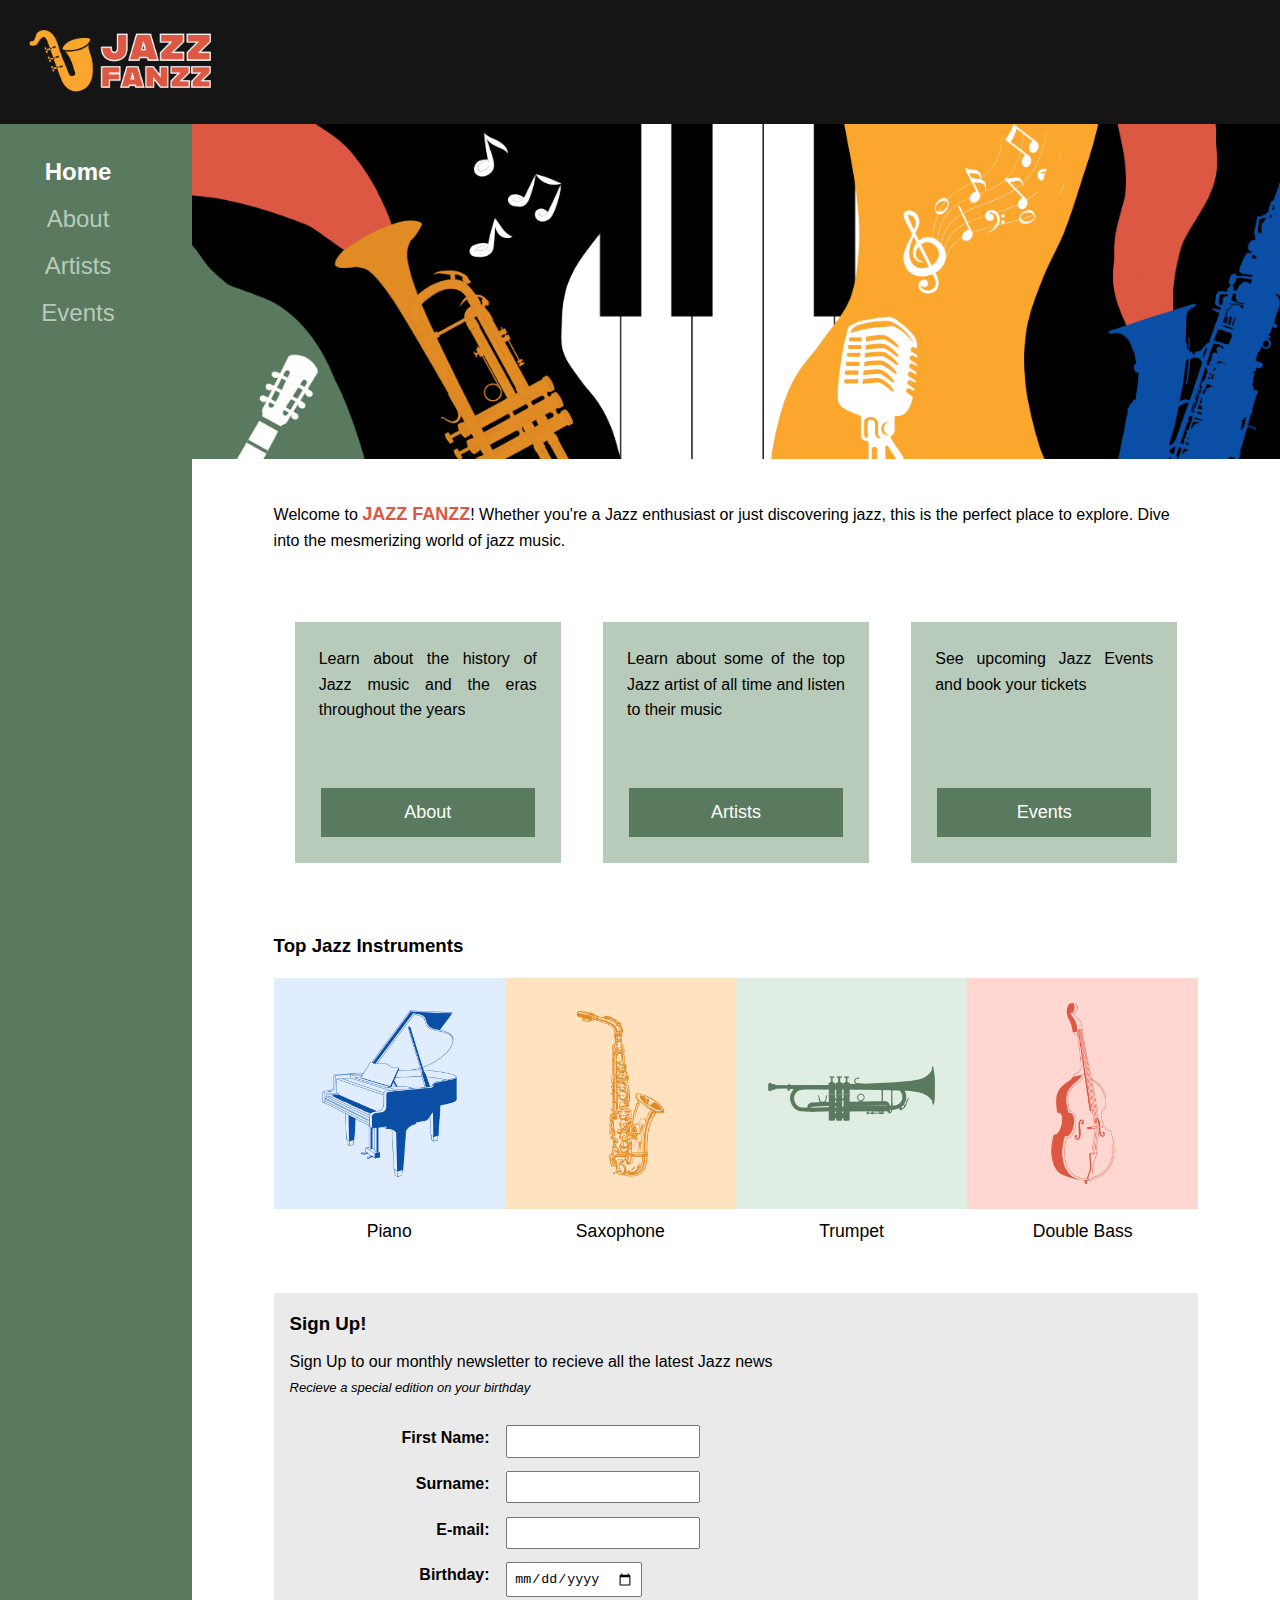
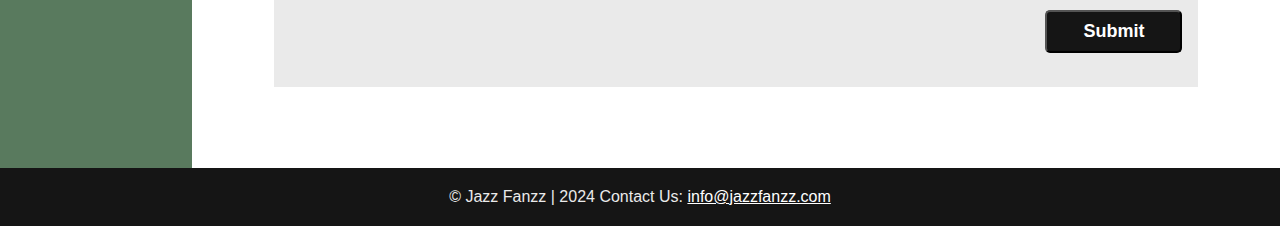
<file: index.html>
<!DOCTYPE html>
<html lang="en">
<head>	
  <title>Jazz Fanzz</title>
  <meta charset="utf-8">
  <meta name="viewport" content="width=device-width, initial-scale=1.0">
  <meta name="description" content="Jazz Fanzz, a place to learn about the histoy of Jazz, top Jazz artists and find Jazz events near you.">
  <link rel="stylesheet" href="styles.css">
  <link rel="icon" href="images/favicon.ico">
</head>
<body>
  <div id="wrapper">
    <!--Header-->
    <header>
      <img src="images/logo.png" alt="Jazz Fanzz Logo">
    </header>

    <!--Navigation-->
    <nav>
      <ul>
        <li id="active-page"><a href="index.html">Home</a></li>
        <li><a href="about.html">About</a></li>
        <li><a href="artists.html">Artists</a></li>
        <li><a href="events.html">Events</a></li>
      </ul>
    </nav>

    <main>
      <!--Banner Image which spans accross whole page-->
      <img id="home-banner" src="images/banner.png" alt="Jazz Fanzz Banner Image">
      <!--Main Content of page-->
      <div class="main-content">
        <!--Welcome Message-->
        <p>Welcome to <span id="jazzfanzz">Jazz Fanzz</span>! Whether you're a Jazz enthusiast or just discovering jazz, this is the perfect place to explore. Dive into the mesmerizing world of jazz music.</p>


        <!--Links to each of the content pages-->
        <div class="content-links">
          <div>
            <p>Learn about the history of Jazz music and the eras throughout the years</p> 
            <a href="about.html">About</a>
          </div>
          <div>
            <p>Learn about some of the top Jazz artist of all time and listen to their music</p> 
            <a href="artists.html">Artists</a>
          </div>
          <div>
            <p>See upcoming Jazz Events and book your tickets</p> 
            <a href="events.html">Events</a>
          </div>
        </div>

        <!--Top Jazz Instruments displayed in a CSS Image Gallery
        which when hovered over each will show some descriptive text -->
        <h3 class="sub-title">Top Jazz Instruments</h3>
        <div class="instrument">
          <div class="gallery">
              <img src="images/piano.png" alt="Piano" width="400" height="400">
              <div class="piano-overlay">
                <div class="text">Piano has always played a huge part in jazz music. It's versatility has made it a hot favorite of many musicians across the globe, and has directly influenced the course of jazz history.</div>
              </div>
            <div class="instrumentdesc">Piano</div>
          </div>
        </div>
        <div class="instrument">
          <div class="gallery">
              <img src="images/saxophone.png" alt="Saxophone" width="400" height="400">
              <div class="saxophone-overlay">
                <div class="text">The saxophone comes in 6 different sizes, each emitting a slightly different sound. Typically, you’re most likely to encounter a tenor, alto, baritone, or a soprano saxophone in most jazz bands.</div>
              </div>
            <div class="instrumentdesc">Saxophone</div>
          </div>
        </div>
        <div class="instrument">
          <div class="gallery">
              <img src="images/trumpet.png" alt="Trumpet" width="400" height="400">
              <div class="trumpet-overlay">
                <div class="text">Like the saxophone, the trumpet is a long instrument made of brass, In most jazz bands, the trumpet is there to add that signature, high-pitched sound.</div>
              </div>
            <div class="instrumentdesc">Trumpet</div>
          </div>
        </div>
        <div class="instrument">
          <div class="gallery">
              <img src="images/doublebass.png" alt="Double Bass" width="400" height="400">
              <div class="doublebass-overlay">
                <div class="text">The double bass is by far the lowest pitched instrument in the history of jazz orchestras. Typically, it is used in most modern jazz ensembles to lend the song a certain added weight that none of the other instruments can quite muster.</div>
              </div>
            <div class="instrumentdesc">Double Bass</div>
          </div>
        </div>

        <!--Form for signing up to newsletter-->
        <form>
          <h3 class="sub-title">Sign Up!</h3>
          <p>
            Sign Up to our monthly newsletter to recieve all the latest Jazz news
            <br>
            <span>Recieve a special edition on your birthday</span>
          </p>
          <br>
          <label for="firstName">First Name:</label>
          <input type="text" name="firstName" id="firstName" tabindex="1">
          <label for="surname">Surname:</label>
          <input type="text" name="surname" id="surname" tabindex="2">
          <label for="myEmail">E-mail:</label>
          <input type="email" name="myEmail" id="myEmail" tabindex="3">
          <label for="myDate">Birthday:</label>
          <input type="date" name="myDate" id="myDate" tabindex="4">
          <input type="submit" value="Submit">
        </form>
      </div>
    </main>

    <!--Footer-->
    <footer>
      &copy; Jazz Fanzz | 2024 Contact Us: <a href="mailto:info@jazzfanzz.com">info@jazzfanzz.com</a>
    </footer>
  </div>
</body>
</html>
</file>
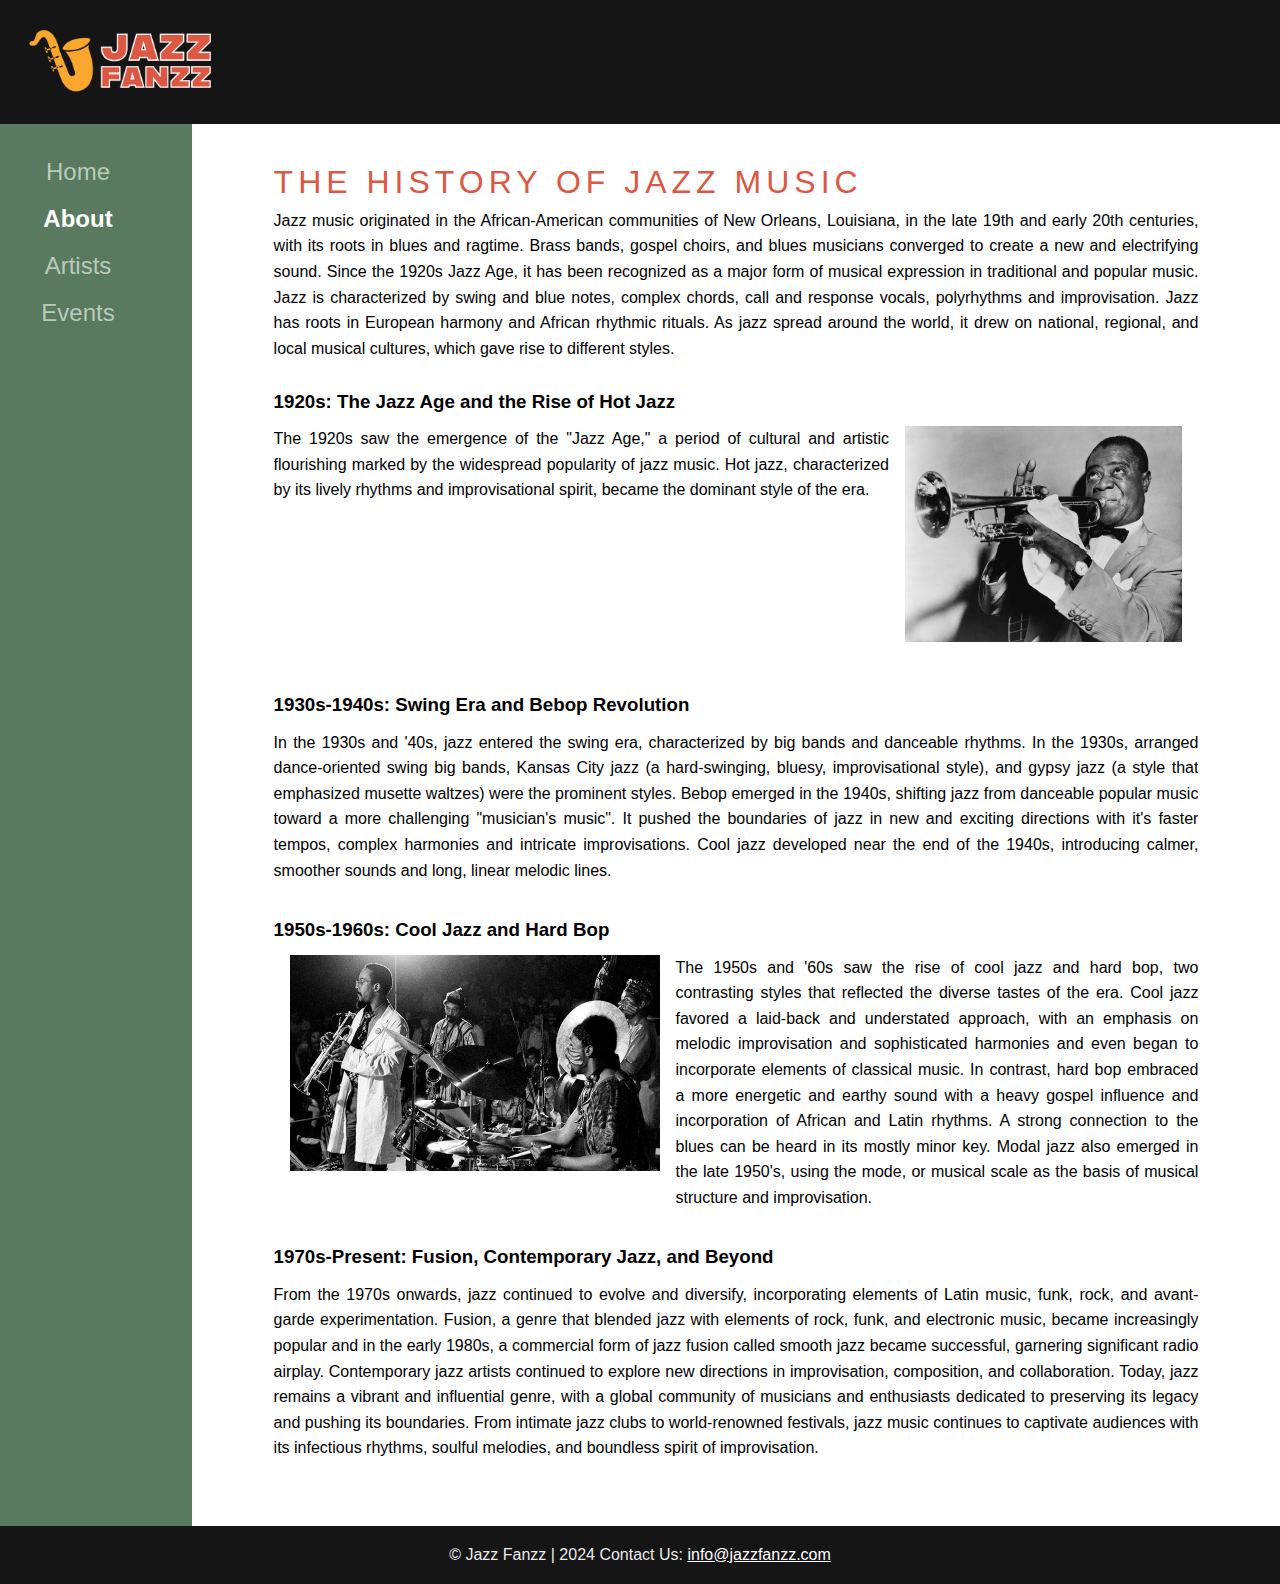
<file: about.html>
<!DOCTYPE html>
<html lang="en">
<head>	
  <title>Jazz Fanzz - About</title>
  <meta charset="utf-8">
  <meta name="viewport" content="width=device-width, initial-scale=1.0">
  <meta name="description" content="Jazz Fanzz, a place to learn about the histoy of Jazz, top Jazz artists and find Jazz events near you.">
  <link rel="stylesheet" href="styles.css">
  <link rel="icon" href="images/favicon.ico">
</head>
<body>
  <div id="wrapper">
    <!--Header-->
    <header>
      <img src="images/logo.png" alt="Jazz Fanzz Logo">
    </header>

    <!--Navigation-->
    <nav>
      <ul>
        <li><a href="index.html">Home</a></li>
        <li id="active-page"><a href="about.html">About</a></li>
        <li><a href="artists.html">Artists</a></li>
        <li><a href="events.html">Events</a></li>
      </ul>
    </nav>

    <!--Main Content of page-->
    <main class="main-content">
      <!--Title-->
      <h1 class="page-title">The History of Jazz Music</h1>
      <!--Intro message-->
      <p id="about-intro">
        Jazz music originated in the African-American communities of New Orleans, Louisiana, in the late 19th and 
        early 20th centuries, with its roots in blues and ragtime. Brass bands, gospel choirs, and blues musicians 
        converged to create a new and electrifying sound. Since the 1920s Jazz Age, it has been recognized as a 
        major form of musical expression in traditional and popular music. Jazz is characterized by swing and blue 
        notes, complex chords, call and response vocals, polyrhythms and improvisation. Jazz has roots in European 
        harmony and African rhythmic rituals. As jazz spread around the world, it drew on national, regional, and 
        local musical cultures, which gave rise to different styles.
      </p>

      <br>


      <!--Description list item for each era-->
      <dl>
        <dt>1920s: The Jazz Age and the Rise of Hot Jazz</dt>
        <dd>
          <img id="img1920" src="images/1920s.jpg" alt="Popular 1920s Jass artist, Louis Armstrong"> 
          <p>
            The 1920s saw the emergence of the "Jazz Age," a period of cultural and artistic flourishing marked by 
            the widespread popularity of jazz music. Hot jazz, characterized by its lively rhythms and improvisational 
            spirit, became the dominant style of the era.
          </p>
        </dd>

        <dt>1930s-1940s: Swing Era and Bebop Revolution</dt>
        <dd>
          In the 1930s and '40s, jazz entered the swing era, characterized by big bands and danceable rhythms. In the 
          1930s, arranged dance-oriented swing big bands, Kansas City jazz (a hard-swinging, bluesy, improvisational 
          style), and gypsy jazz (a style that emphasized musette waltzes) were the prominent styles. Bebop emerged 
          in the 1940s, shifting jazz from danceable popular music toward a more challenging "musician's music". It 
          pushed the boundaries of jazz in new and exciting directions with it's faster tempos, complex harmonies 
          and intricate improvisations. Cool jazz developed near the end of the 1940s, introducing calmer, smoother 
          sounds and long, linear melodic lines.
        </dd>

        <dt>1950s-1960s: Cool Jazz and Hard Bop</dt>
        <dd>
          <img id="img1950" src="images/1950sand60sjazz.jpg" alt="1950s and 1960s Jazz Scene">  
          <p>
            The 1950s and '60s saw the rise of cool jazz and hard bop, two contrasting styles that reflected the 
            diverse tastes of the era. Cool jazz favored a laid-back and understated approach, with an emphasis 
            on melodic improvisation and sophisticated harmonies and even began to incorporate elements of 
            classical music. In contrast, hard bop embraced a more energetic and earthy sound with a heavy gospel 
            influence and incorporation of African and Latin rhythms. A strong connection to the blues can be heard 
            in its mostly minor key. Modal jazz also emerged in the late 1950's, using the mode, or musical scale 
            as the basis of musical structure and improvisation.     
          </p>
        </dd>

        <dt>1970s-Present: Fusion, Contemporary Jazz, and Beyond</dt>
        <dd>
          From the 1970s onwards, jazz continued to evolve and diversify, incorporating elements of Latin music, 
          funk, rock, and avant-garde experimentation. Fusion, a genre that blended jazz with elements of rock, 
          funk, and electronic music, became increasingly popular and in the early 1980s, a commercial form of 
          jazz fusion called smooth jazz became successful, garnering significant radio airplay. Contemporary jazz 
          artists continued to explore new directions in improvisation, composition, and collaboration. Today, 
          jazz remains a vibrant and influential genre, with a global community of musicians and enthusiasts 
          dedicated to preserving its legacy and pushing its boundaries. From intimate jazz clubs to world-renowned 
          festivals, jazz music continues to captivate audiences with its infectious rhythms, soulful melodies, 
          and boundless spirit of improvisation.
        </dd>
      </dl>


    </main>

    <!--Footer-->
    <footer>
      &copy; Jazz Fanzz | 2024 Contact Us: <a href="mailto:info@jazzfanzz.com">info@jazzfanzz.com</a>
    </footer>
  </div>
</body>
</html>
</file>
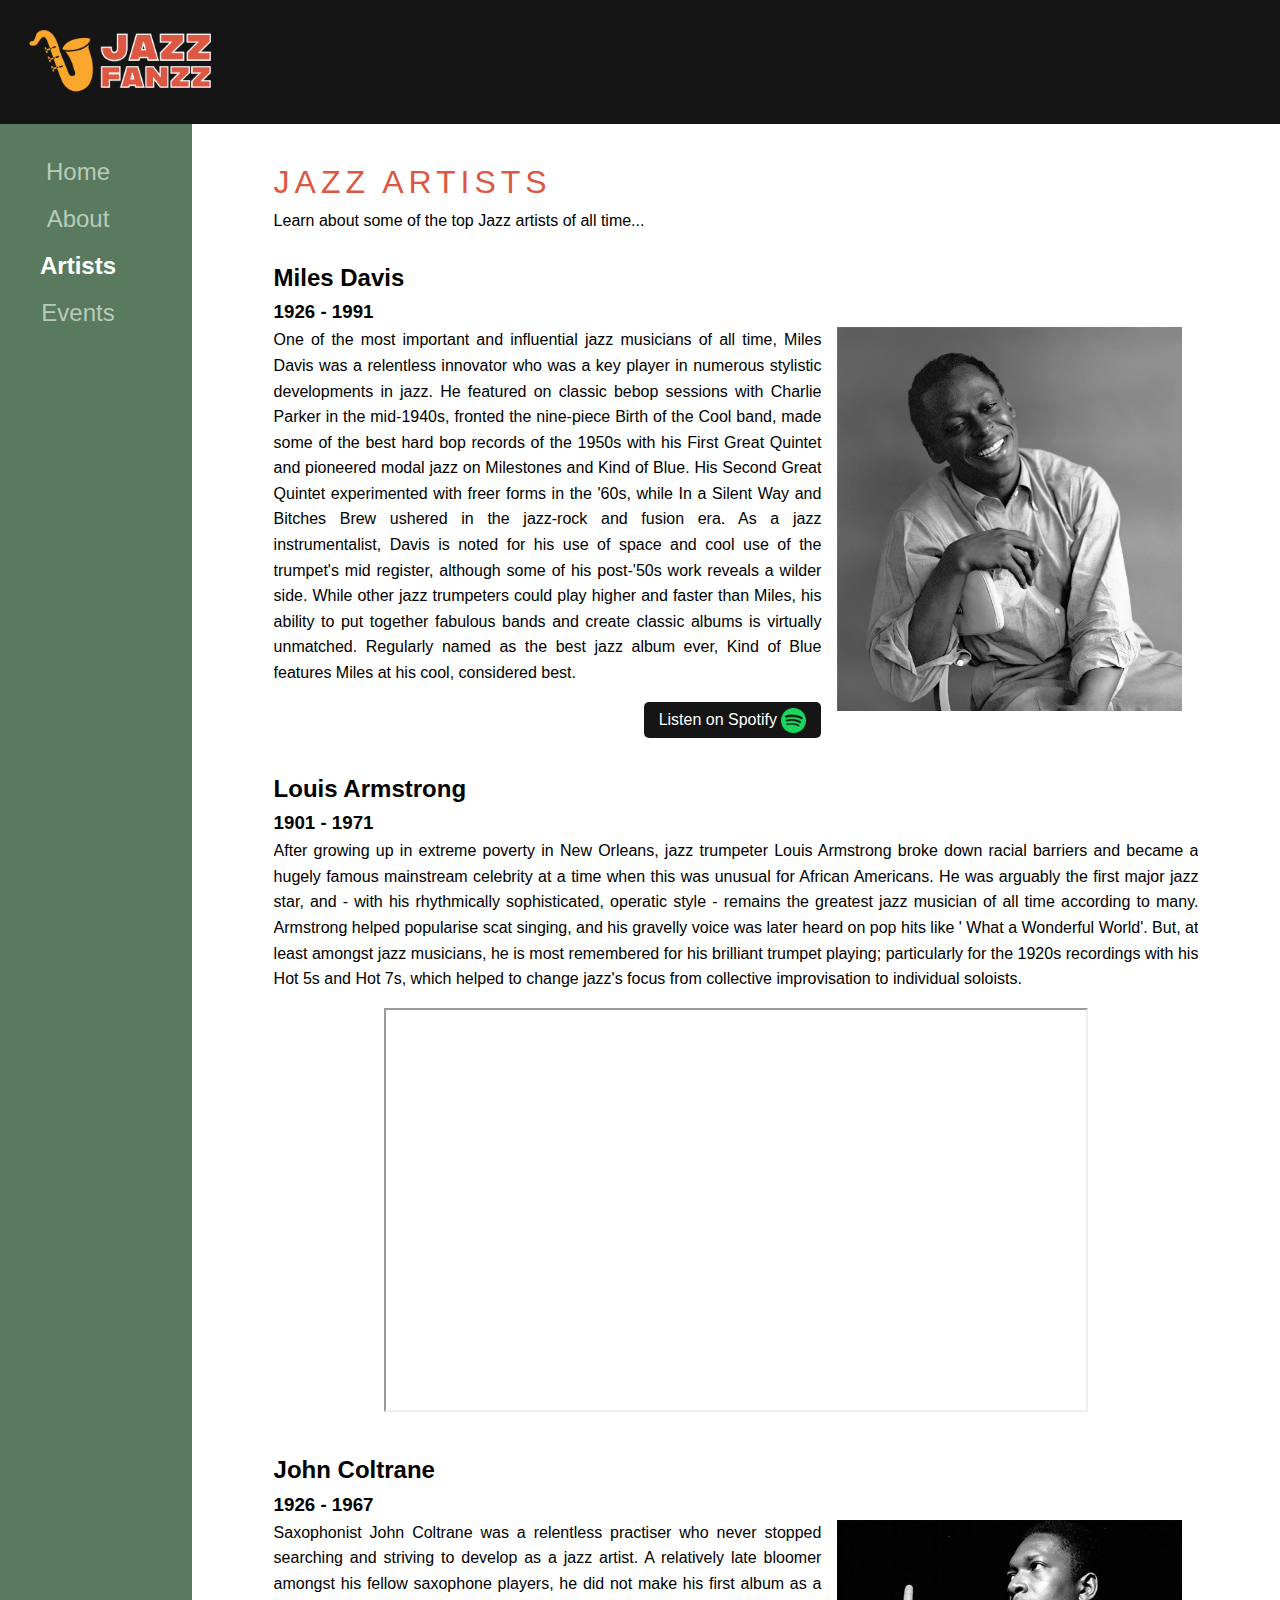
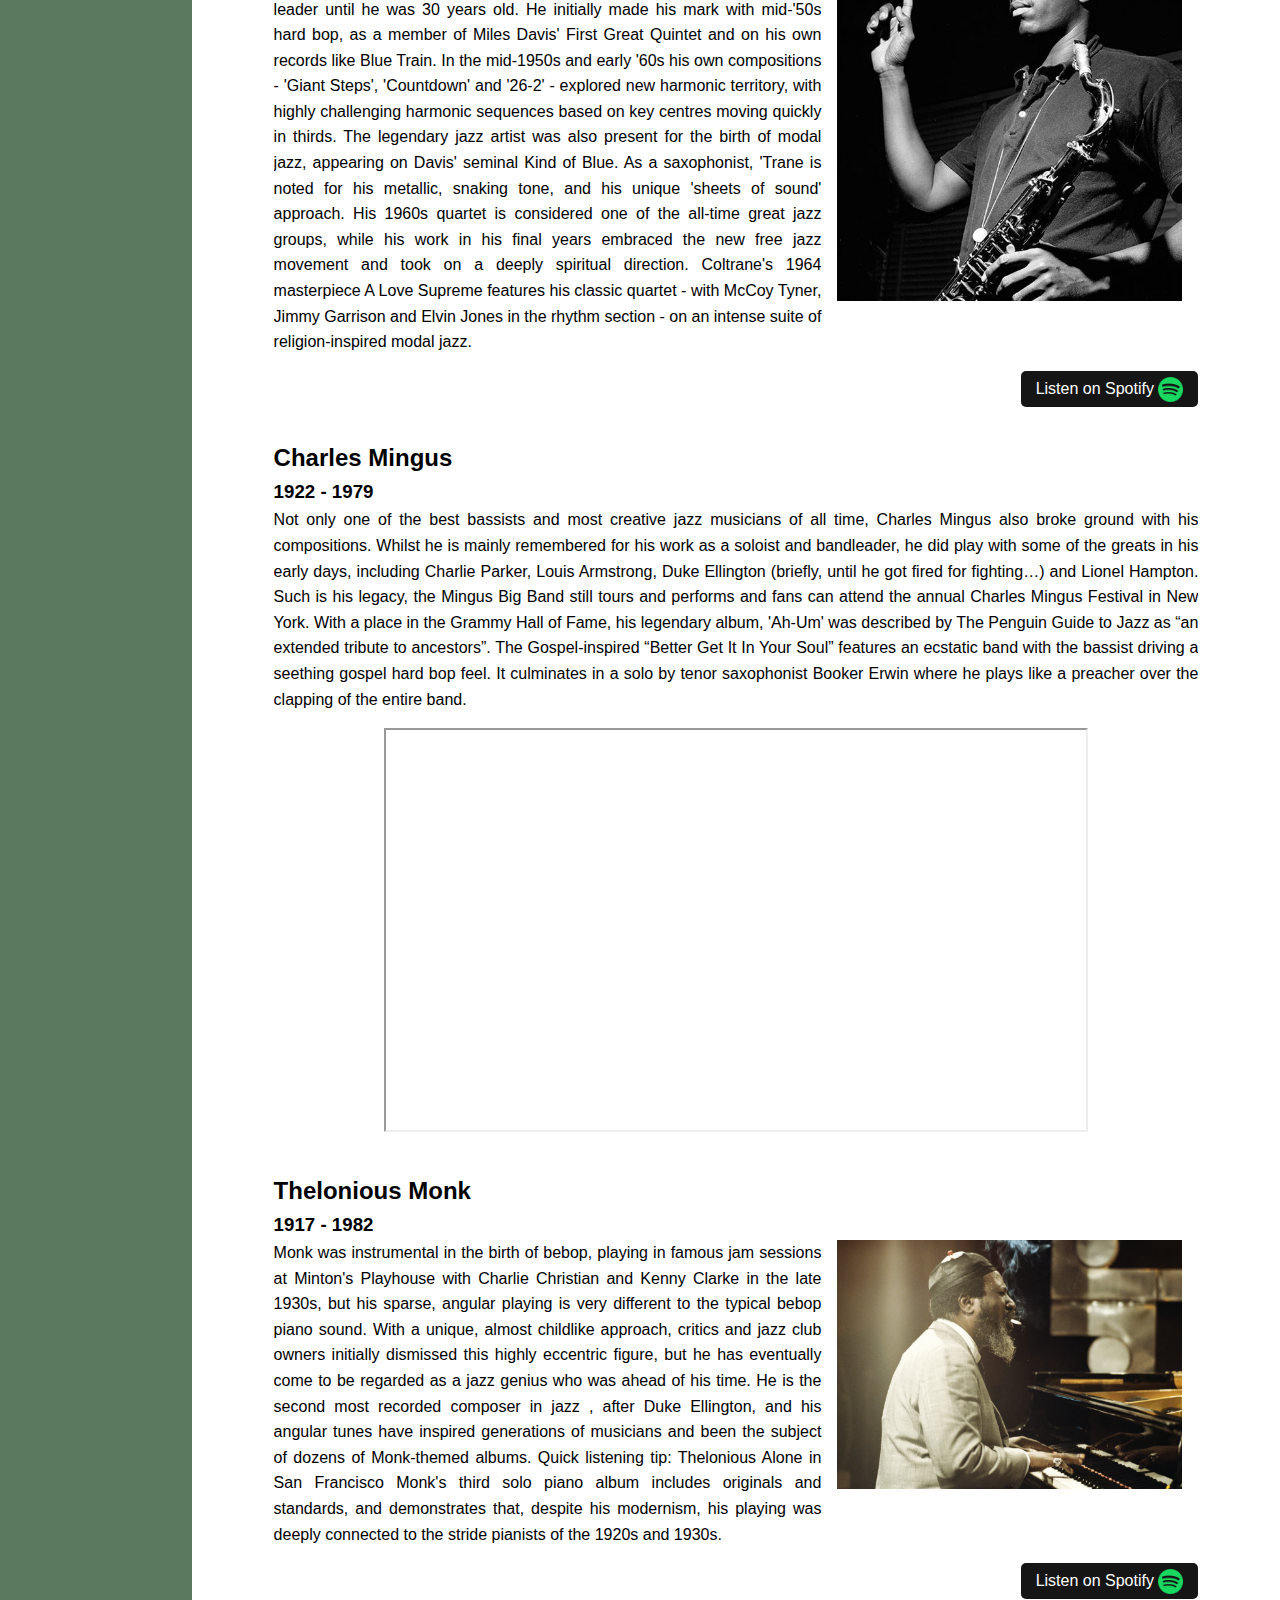
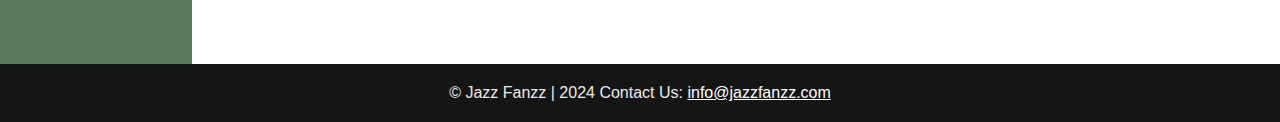
<file: artists.html>
<!DOCTYPE html>
<html lang="en">
<head>	
  <title>Jazz Fanzz - Artists</title>
  <meta charset="utf-8">
  <meta name="viewport" content="width=device-width, initial-scale=1.0">
  <meta name="description" content="Jazz Fanzz, a place to learn about the histoy of Jazz, top Jazz artists and find Jazz events near you.">
  <link rel="stylesheet" href="styles.css">
  <link rel="icon" href="images/favicon.ico">
</head>
<body>
  <div id="wrapper">
    <!--Header-->
    <header>
      <img src="images/logo.png" alt="Jazz Fanzz Logo">
    </header>

    <!--Navigation-->
    <nav>
      <ul>
        <li><a href="index.html">Home</a></li>
        <li><a href="about.html">About</a></li>
        <li id="active-page"><a href="artists.html">Artists</a></li>
        <li><a href="events.html">Events</a></li>
      </ul>
    </nav>

    <main>
      <!--Main Content of page-->
      <div class="main-content">
        <!--Title-->
        <h1 class="page-title">Jazz Artists</h1>
        <!--Intro Message-->
        <p>Learn about some of the top Jazz artists of all time...</p>
        <br>


        <!--Artists-->
        <h2>Miles Davis</h2>
        <h3>1926 - 1991</h3>
        <div class="artist-info">
          <img class="artist-img" src="images/miles.jpg" alt="Miles Davis"> 
          <p>
            One of the most important and influential jazz musicians of all time, Miles Davis was a relentless innovator 
            who was a key player in numerous stylistic developments in jazz. He featured on classic bebop sessions with 
            Charlie Parker in the mid-1940s, fronted the nine-piece Birth of the Cool band, made some of the best hard 
            bop records of the 1950s with his First Great Quintet and pioneered modal jazz on Milestones and Kind of Blue.
            His Second Great Quintet experimented with freer forms in the '60s, while In a Silent Way and Bitches Brew 
            ushered in the jazz-rock and fusion era. As a jazz instrumentalist, Davis is noted for his use of space and 
            cool use of the trumpet's mid register, although some of his post-'50s work reveals a wilder side. While other 
            jazz trumpeters could play higher and faster than Miles, his ability to put together fabulous bands and 
            create classic albums is virtually unmatched. Regularly named as the best jazz album ever, Kind of Blue 
            features Miles at his cool, considered best.
          </p>
          <!--External link to Spotify-->
          <a href="https://open.spotify.com/artist/0kbYTNQb4Pb1rPbbaF0pT4" target="_blank">
            Listen on Spotify <img alt="Spotify icon" src="images/spotify.png">
          </a>
        </div>

        <h2>Louis Armstrong</h2>
        <h3>1901 - 1971</h3>
        <div class="artist-info">
          <p>
            After growing up in extreme poverty in New Orleans, jazz trumpeter Louis Armstrong broke down racial 
            barriers and became a hugely famous mainstream celebrity at a time when this was unusual for African 
            Americans. He was arguably the first major jazz star, and - with his rhythmically sophisticated, 
            operatic style - remains the greatest jazz musician of all time according to many. Armstrong helped 
            popularise scat singing, and his gravelly voice was later heard on pop hits like ' What a Wonderful 
            World'. But, at least amongst jazz musicians, he is most remembered for his brilliant trumpet playing; 
            particularly for the 1920s recordings with his Hot 5s and Hot 7s, which helped to change jazz's focus 
            from collective improvisation to individual soloists.
          </p>
          <!--Youtube Video-->
          <div class="artist-video">
            <iframe  
              src="https://www.youtube.com/embed/VqhCQZaH4Vs?si=ZkIuMHCAeZKUqMQ5">
            </iframe>
          </div>
        </div>
        
        <h2>John Coltrane</h2>
        <h3>1926 - 1967</h3>
        <div class="artist-info">
          <img class="artist-img" src="images/john.jpg" alt="John Coltrane">
          <p>
            Saxophonist John Coltrane was a relentless practiser who never stopped searching and striving to 
            develop as a jazz artist. A relatively late bloomer amongst his fellow saxophone players, he did 
            not make his first album as a leader until he was 30 years old. He initially made his mark with 
            mid-'50s hard bop, as a member of Miles Davis' First Great Quintet and on his own records like 
            Blue Train. In the mid-1950s and early '60s his own compositions - 'Giant Steps', 'Countdown' 
            and '26-2' - explored new harmonic territory, with highly challenging harmonic sequences based 
            on key centres moving quickly in thirds. The legendary jazz artist was also present for the 
            birth of modal jazz, appearing on Davis' seminal Kind of Blue. As a saxophonist, 'Trane is noted 
            for his metallic, snaking tone, and his unique 'sheets of sound' approach. His 1960s quartet is 
            considered one of the all-time great jazz groups, while his work in his final years embraced 
            the new free jazz movement and took on a deeply spiritual direction. Coltrane's 1964 masterpiece 
            A Love Supreme features his classic quartet - with McCoy Tyner, Jimmy Garrison and Elvin Jones 
            in the rhythm section - on an intense suite of religion-inspired modal jazz.
          </p>
          <!--External link to Spotify-->
          <a href="https://open.spotify.com/artist/2hGh5VOeeqimQFxqXvfCUf" target="_blank">
            Listen on Spotify <img alt="Spotify icon" src="images/spotify.png">
          </a>
        </div>
        
        <h2>Charles Mingus</h2>
        <h3>1922 - 1979</h3>
        <div class="artist-info">
          <p>
            Not only one of the best bassists and most creative jazz musicians of all time, Charles Mingus 
            also broke ground with his compositions. Whilst he is mainly remembered for his work as a soloist 
            and bandleader, he did play with some of the greats in his early days, including Charlie Parker, 
            Louis Armstrong, Duke Ellington (briefly, until he got fired for fighting…) and Lionel Hampton.
            Such is his legacy, the Mingus Big Band still tours and performs and fans can attend the annual 
            Charles Mingus Festival in New York. With a place in the Grammy Hall of Fame, his legendary album, 
            'Ah-Um' was described by The Penguin Guide to Jazz as “an extended tribute to ancestors”. The 
            Gospel-inspired “Better Get It In Your Soul” features an ecstatic band with the bassist driving 
            a seething gospel hard bop feel. It culminates in a solo by tenor saxophonist Booker Erwin where 
            he plays like a preacher over the clapping of the entire band.
          </p>
          <!--Youtube Video-->
          <div class="artist-video">
            <iframe
              src="https://www.youtube.com/embed/__OSyznVDOY?si=qKD7hsDxSAVH4xYe" >
            </iframe>
          </div>
        </div>
        
        <h2>Thelonious Monk</h2>
        <h3>1917 - 1982</h3>
        <div class="artist-info">
          <img class="artist-img" src="images/thelonious.jpg" alt="Thelonious Monk">
          <p>
            Monk was instrumental in the birth of bebop, playing in famous jam sessions at Minton's Playhouse 
            with Charlie Christian and Kenny Clarke in the late 1930s, but his sparse, angular playing is 
            very different to the typical bebop piano sound. With a unique, almost childlike approach, critics 
            and jazz club owners initially dismissed this highly eccentric figure, but he has eventually come 
            to be regarded as a jazz genius who was ahead of his time. He is the second most recorded composer 
            in jazz , after Duke Ellington, and his angular tunes have inspired generations of musicians and 
            been the subject of dozens of Monk-themed albums. Quick listening tip: Thelonious Alone in San 
            Francisco Monk's third solo piano album includes originals and standards, and demonstrates that, 
            despite his modernism, his playing was deeply connected to the stride pianists of the 1920s and 1930s.
          </p>
          <!--External link to Spotify-->
          <a href="https://open.spotify.com/artist/4PDpGtF16XpqvXxsrFwQnN" target="_blank">
            Listen on Spotify <img alt="Spotify icon" src="images/spotify.png">
          </a>
        </div>


      </div>
    </main>

    <!--Footer-->
    <footer>
      &copy; Jazz Fanzz | 2024 Contact Us: <a href="mailto:info@jazzfanzz.com">info@jazzfanzz.com</a>
    </footer>
  </div>
</body>
</html>
</file>
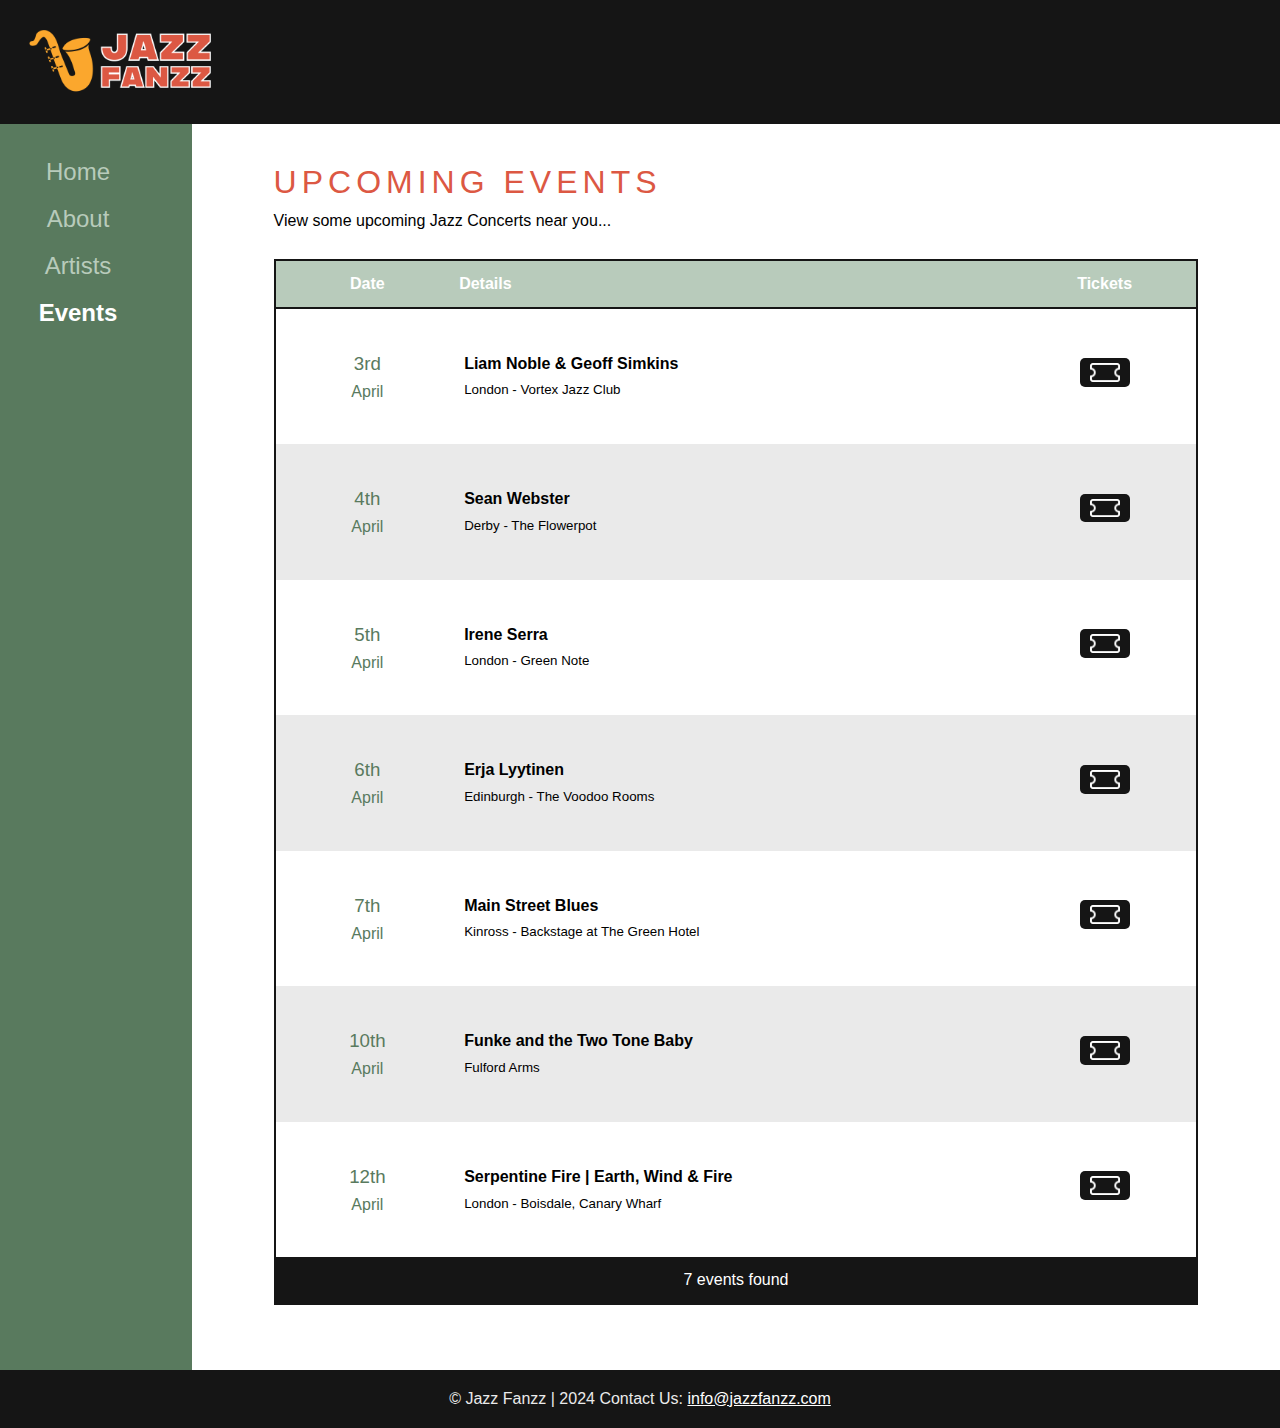
<file: events.html>
<!DOCTYPE html>
<html lang="en">
<head>	
  <title>Jazz Fanzz - Events</title>
  <meta charset="utf-8">
  <meta name="viewport" content="width=device-width, initial-scale=1.0">
  <meta name="description" content="Jazz Fanzz, a place to learn about the histoy of Jazz, top Jazz artists and find Jazz events near you.">
  <link rel="stylesheet" href="styles.css">
  <link rel="icon" href="images/favicon.ico">
</head>
<body>
  <div id="wrapper">
    <!--Header-->
    <header>
      <img src="images/logo.png" alt="Jazz Fanzz Logo">
    </header>

    <!--Navigation-->
    <nav>
      <ul>
        <li><a href="index.html">Home</a></li>
        <li><a href="about.html">About</a></li>
        <li><a href="artists.html">Artists</a></li>
        <li id="active-page"><a href="events.html">Events</a></li>
      </ul>
    </nav>

    <main>
      <!--Main Content of page-->
      <div class="main-content">
        <!--Title-->
        <h1 class="page-title">Upcoming Events</h1>
        <!--Intro Message-->
        <p>View some upcoming Jazz Concerts near you...</p>

        <br>

        <!--Table containng event info-->
        <table id="event-table">

          <!--Table header-->
          <thead>
            <tr>
              <th id="date">Date</th>
              <th id="details">Details</th>
              <th id="tickets">Tickets</th>
            </tr>
          </thead>

          <!--Table body-->
          <tbody>
            <tr>
              <td headers="date" class="date">
                <h3>3rd</h3>
                <h4>April</h4>
              </td>
              <td headers="details" class="details">
                <p>
                  Liam Noble &amp; Geoff Simkins
                  <br>
                  <small>London - Vortex Jazz Club</small>
                </p>
              </td>
              <td headers="tickets" class="tickets">
                <!--External link-->
                <a href="https://www.ticketweb.uk/event/liam-noble-geoff-simkins-vortex-jazz-club-tickets/13429883?REFERRAL_ID=tmfeed&_ga=2.50591081.1135715413.1710953136-882005994.1710503181" target="_blank"><img src="images/ticket.png" alt="Ticket icon"></a>
              </td>
            </tr>
    
            <tr>
              <td headers="date" class="date">
                <h3>4th</h3>
                <h4>April</h4>
              </td>
              <td headers="details" class="details">
                <p>
                  Sean Webster
                  <br>
                  <small>Derby - The Flowerpot</small>
                </p>
              </td>
              <td headers="tickets" class="tickets">
                <!--External link-->
                <a href="https://www.ticketweb.uk/event/sean-webster-the-flowerpot-tickets/13855418?REFERRAL_ID=tmfeed&_ga=2.71915731.1135715413.1710953136-882005994.1710503181" target="_blank"><img src="images/ticket.png" alt="Ticket icon"></a>
              </td>
            </tr>
    
            <tr>
              <td headers="date" class="date">
                <h3>5th</h3>
                <h4>April</h4>
              </td>
              <td headers="details" class="details">
                <p>
                  Irene Serra
                  <br>
                  <small>London - Green Note</small>
                </p>
              </td>
              <td headers="tickets" class="tickets">
                <!--External link-->
                <a href="https://www.ticketweb.uk/event/irene-serra-green-note-tickets/13471853?REFERRAL_ID=tmfeed&_ga=2.45700580.1135715413.1710953136-882005994.1710503181" target="_blank"><img src="images/ticket.png" alt="Ticket icon"></a>
              </td>
            </tr>
    
            <tr>
              <td headers="date" class="date">
                <h3>6th</h3>
                <h4>April</h4>
              </td>
              <td headers="details" class="details">
                <p>
                  Erja Lyytinen
                  <br>
                  <small>Edinburgh - The Voodoo Rooms</small>
                </p>
              </td>
              <td headers="tickets" class="tickets">
                <!--External link-->
                <a href="https://www.ticketweb.uk/event/erja-lyytinen-the-voodoo-rooms-tickets/13537048?REFERRAL_ID=tmfeed&_ga=2.109181509.1135715413.1710953136-882005994.1710503181" target="_blank"><img src="images/ticket.png" alt="Ticket icon"></a>
              </td>
            </tr>
    
            <tr>
              <td headers="date" class="date">
                <h3>7th</h3>
                <h4>April</h4>
              </td>
              <td headers="details" class="details">
                <p>
                  Main Street Blues
                  <br>
                  <small>Kinross - Backstage at The Green Hotel</small>
                </p>
              </td>
              <td headers="tickets" class="tickets">
                <!--External link-->
                <a href="https://www.ticketweb.uk/event/main-street-blues-backstage-at-the-green-hotel-tickets/13675038?REFERRAL_ID=tmfeed&_ga=2.50920041.1135715413.1710953136-882005994.1710503181" target="_blank"><img src="images/ticket.png" alt="Ticket icon"></a>
              </td>
            </tr>
    
            <tr>
              <td headers="date" class="date">
                <h3>10th</h3>
                <h4>April</h4>
              </td>
              <td headers="details" class="details">
                <p>
                  Funke and the Two Tone Baby
                  <br>
                  <small>Fulford Arms</small>
                </p>
              </td>
              <td headers="tickets" class="tickets">
                <!--External link-->
                <a href="https://www.ticketweb.uk/event/funke-and-the-two-tone-the-fulford-arms-tickets/13300143?REFERRAL_ID=tmfeed&_ga=2.3718384.1135715413.1710953136-882005994.1710503181" target="_blank"><img src="images/ticket.png" alt="Ticket icon"></a>
              </td>
            </tr>
    
            <tr>
              <td headers="date" class="date">
                <h3>12th</h3>
                <h4>April</h4>
              </td>
              <td headers="details" class="details">
                <p>
                  Serpentine Fire | Earth, Wind &amp; Fire
                  <br>
                  <small>London - Boisdale, Canary Wharf</small>
                </p>
              </td>
              <td headers="tickets" class="tickets">
                <!--External link-->
                <a href="https://www.ticketweb.uk/event/serpentine-fire-earth-wind-boisdale-canary-wharf-tickets/13551283?REFERRAL_ID=tmfeed&_ga=2.71350611.1135715413.1710953136-882005994.1710503181" target="_blank"><img src="images/ticket.png" alt="Ticket icon"></a>
              </td>
            </tr>
          </tbody>

          <tfoot>
            <tr>
              <td colspan="3">7 events found</td>
            </tr>
          </tfoot>

        </table>

      </div>

    </main>

    <!--Footer-->
    <footer>
      &copy; Jazz Fanzz | 2024 Contact Us: <a href="mailto:info@jazzfanzz.com">info@jazzfanzz.com</a>
    </footer>
  </div>
</body>
</html>
</file>
<file: styles.css>
/*--------------------GENERAL--------------------*/
  *{
    margin: 0;
  }
  
  /*Body*/
  body{
    font-family: Verdana, Arial, sans-serif;
  }

  /*Header*/
  header {
    background-color: #151515;
    color: #fff;
  }

  /*Header logo*/
  header img{
    height: 75px;
  }

  /*Main*/
  main{
    background-color: #ffffff;
    color: #000000;
    line-height: 1.6;
  }

  /*Center main content of each page*/
  .main-content{
    margin: 0 auto;
    width: 85%;
    padding: 3% 0;
  }

  /*Footer*/
  footer{
    background-color: #151515;
    color:#eaeaea;
    text-align: center;
    padding: 20px;
  }
  footer a{
    color: #ffffff;
  }

  /*Navigation*/
  nav{
    background-color: #597A5E;
    font-size: 1em;
  }
  nav ul {
    list-style-type: none;
    padding: 0.5em;
    display: flex; 
    flex-direction: column; 
    flex-wrap: nowrap; 
    text-align: center;
  }
  nav ul li {
    padding: 0.4em;
  }
  nav a {
    text-decoration: none;
    color: #b8cbbb;
  }
  nav a:link { 
    color: #b8cbbb; 
  }
  nav a:hover { 
    color: #597A5E; 
  }
  nav #active-page a{ 
    font-weight: bold;
    color: #ffffff; 
  }

  /*Page Title*/
  .page-title{
    color: #DC5843;
    letter-spacing: 5px;
    text-transform: uppercase;
    font-weight: lighter;
  }

  /* Grid Areas */
  header { grid-area: h; }
  nav    { grid-area: n; }
  main   { grid-area: m; }
  footer { grid-area: f; }
  #wrapper {  
    display: grid;
    grid-template: 
    "h"
    "n"
    "m"
    "f" ; 
  }
  /*-------------------------------------------------*/



  /*--------------------HOME PAGE--------------------*/
  /*Banner image*/
  #home-banner{
    width: 100%;
    height: auto;
  }

  /*Jazz Fanzz span*/
  #jazzfanzz{
    color: #DC5843;
    font-weight: bold;
    font-size: large;
    text-transform: uppercase;
  }

  /* Content links to main content pages */
  .content-links{
    display: flex;
    flex-direction: column;
    justify-content: space-around;
    margin-top: 3em;
    margin-bottom: 3em;
  }
  .content-links div{
    flex: auto;
    min-width: 220px;
    max-width: 400px;
    height: 200px;
    background-color: #b8cbbb;
    margin: 20px auto;
    text-align: justify;
    display: flex;
    flex-direction: column;
    justify-content: space-between;
    padding: 0.5em;
  }
  .content-links div p {
    margin: 1em; 
  }
  .content-links div a{
    background-color: #597A5E;
    color: #fff;
    padding: 10px;
    margin: 0em 1em 1em 1em;
    font-size: large;
    text-decoration: none;
    text-align: center;
  }

  /*Sub Titles*/
  .sub-title{
    margin-bottom: 0.5em;
  }
  
  /*CSS Image Gallery*/
  .instrument {
    float: left;
    width: 100%;
    text-align: center;
    margin-bottom: 3em;
  }
  .gallery{
    position: relative;
    display: inline-block;
  }
  .gallery img {
    width: 100%;
    height: auto;
  }
  .instrumentdesc {
    text-align: center;
    font-size: 1.1em;
  }

  /*Overlays on images in gallery*/
  .doublebass-overlay, .trumpet-overlay, .saxophone-overlay, .piano-overlay {
    position: absolute;
    top: 0;
    left: 0;
    width: 100%;
    height: 100%;
    display: flex;
    justify-content: center;
    align-items: center;
    opacity: 0;
    transition: opacity 0.3s ease;
    text-align: center;
  }
  .doublebass-overlay{
    background-color: #FFD7D0;
    color: #DC5843;
  }
  .trumpet-overlay{
    background-color: #E0EDE2;
    color: #597A5E;
  }
  .saxophone-overlay{
    background-color: #FFE2BF;
    color: #ffa93f;
  }
  .piano-overlay{
    background-color: #E0EDFF;
    color: #225eb3;
  }
  div.gallery:hover .doublebass-overlay, div.gallery:hover .trumpet-overlay, div.gallery:hover .saxophone-overlay, div.gallery:hover .piano-overlay {
    opacity: 1;
  }
  
  /*Form to sign up to newsletter*/
  form{
    background-color: #eaeaea;
    padding: 1em;
    display: flex;
    flex-direction: column;
    margin-bottom: 3em;
  }
  form p span{
    font-size: small;
    font-style: italic;
  }
  label{
    font-weight: bold;
  }
  input{
    margin-bottom: 1em;
    margin-top: 0.5em;
    padding: 0.5em;
  }
  input[type="submit"] {
    padding: 0.5em 0em;
    font-size: large;
    font-weight: bold;
    background-color: #151515;
    color: #ffffff;
    border-radius: 5px;
  }
  /*----------------------------------------------------*/



  /*--------------------ABOUT PAGE--------------------*/
  /*Intro text*/
  #about-intro{
    text-align: justify;
  }

  /*Description list*/
  dl dt{
    margin-bottom: 0.5em;
    font-size: 1.17em;
    font-weight: bold;
  }
  dl dd{
    display: flex;
    flex-direction: column;
    text-align: justify;
    margin-bottom: 2em;
  }

  /*Images within text*/
  #img1920{
    width: 100%;
    height: auto;
    margin: 0.5em auto;
  }
  #img1950{
    width: 100%;
    margin: 0.5em auto;
  }
  /*----------------------------------------------------*/



  /*--------------------ARTISTS PAGE--------------------*/
  /*div containing content about artist*/
  .artist-info{
    display: flex;
    flex-direction: column;
    text-align: justify;
    margin-bottom: 2em;
  }

  /*image of artist*/
  .artist-img{
    width: 100%;
    height: auto;
    margin: 0.5em auto;
  }

  /*Button linking to external website*/
  .artist-info a{
    background-color: #151515;
    color: #ffffff;
    padding: 5px 15px;
    text-align: center;
    text-decoration: none;
    float: right;
    border-radius: 5px;
    margin-top: 1em;
  }

  /*Spotify logo within button*/
  .artist-info a img{
    width: 25px;
    height: auto;
    vertical-align: middle;
  }

  /*Youtube video*/
  .artist-video{
    text-align: center;
    margin-top: 1em;
  }
  /*----------------------------------------------------*/



  /*--------------------EVENTS PAGE--------------------*/
  /*Table styling*/
  table{
    width: 100%;
    border: 2px solid #151515;
    border-collapse: collapse;
    text-align: center;
    margin-bottom: 2em;
  }
  thead{
    background-color: #b8cbbb;
    color: #ffffff;
  }
  thead th{
    border-bottom: 2px solid #151515;
    padding: 10px 0px;
  }
  tbody td{
    padding: 40px 5px;
  }
  tfoot{
    background-color: #151515;
    color: #ffffff;
  }
  tfoot td{
    padding: 10px 5px;
  }
  tr:nth-of-type(even) { 
    background-color: #eaeaea; 
  }
  #date, #tickets{
    width: 20%;
  }
  #details{
    width: 60%;
    text-align: start;
  }
  .date h3{
    color: #597A5E;
    font-weight: normal;
  }
  .date h4{
    color: #597A5E;
    font-weight: normal;
  }
  .details{
    text-align: start;
    font-weight: bold;
  }
  .details small{
    font-weight: normal;
  }
  .tickets img{
    width: 30px;
    height: auto;
    background-color: #151515;
    padding: 5px 10px;
    text-decoration: none;
    border-radius: 5px;
  }
  /*----------------------------------------------------*/




  @media (min-width: 600px) {
    /*Grid Layout*/
    #wrapper { 
      grid-template:
      " h "
      " n "
      " m "
      " f "; 
    }


    /*----------GENERAL----------*/
    header {
      padding: 10px;
    }

    nav{
      position: sticky;
      top: 0;
      z-index: 1;
    }
    nav ul { 
      display: flex; 
      flex-direction: row; 
      flex-wrap: nowrap; 
      justify-content: flex-end;
    }
    nav ul li { 
      margin-right: 1.5em;
    }


    /*-----------HOME-----------*/
    .content-links div{
      min-width: 500px;
      height: 150px;
    }

    .instrument {
      width: 50%;
      margin: 0.5em 0;
    }

    form{
      display: block;
      overflow: hidden;
    }

    label{
      float: left;
      display: block;
      clear: left;
      width: 200px;
      text-align: right;
      padding-right: 1em;
    }

    input{
      display: block;
      margin-top: 0em;
    }

    input[type="submit"] {
      float: right;
      padding: 0.5em 2em;
    }


    /*-----------ABOUT-----------*/
    dl dd{
      display: block;
      overflow: auto;
    }

    #img1920{
      float:right;
      margin: 0 1em 1em 1em;
      width: 30%;
      transition: width 2s;
    }

    #img1920:hover{
      width: 50%;
    }

    #img1950{
      float:left;
      margin: 0 1em 1em 1em;
      width: 40%;
      transition: width 2s;
    }

    #img1950:hover{
      width: 50%;
    }


    /*----------ARTISTS----------*/
    .artist-info{
      display: block;
      overflow: auto;
    }

    .artist-img{
      float: right;
      margin: 0 1em 1em 1em;
      width: 40%;
      max-width: 345px;
    }

    .artist-video iframe{
      width: 500px;
      height: 300px;
    }
  }
  




  @media (min-width: 1280px) {
    /*Grid layout*/
    #wrapper { 
      grid-template: 
              " h   h"
              " n   m"
              " f   f" 
              / 15% 85%; 
    }


    /*----------GENERAL----------*/
    header img {
      height: 100px;
    }

    nav{
      font-size: 1.5em;
      position: static;
    }
    nav ul { 
      display: flex; 
      flex-direction: column; 
      flex-wrap: nowrap; 
      padding: 1em;
    }


    /*-----------HOME-----------*/
    .content-links{
      flex-direction: row;

    }

    .content-links div{
      min-width: 50px;
      max-width: 250px;
      height: 225px;
    }

    .instrument {
      width: 25%;
      margin-bottom: 3em;
    }


    /*-----------ABOUT-----------*/
    #img1920{
      width: 30%;
      transition: width 2s;
    }

    #img1920:hover{
      width: 50%;
    }

    #img1950{
      width: 40%;
      transition: width 2s;
    }

    #img1950:hover{
      width: 50%;
    }


    /*----------ARTISTS----------*/
    .artist-video iframe{
      width: 700px;
      height: 400px;
    }
  }
</file>
